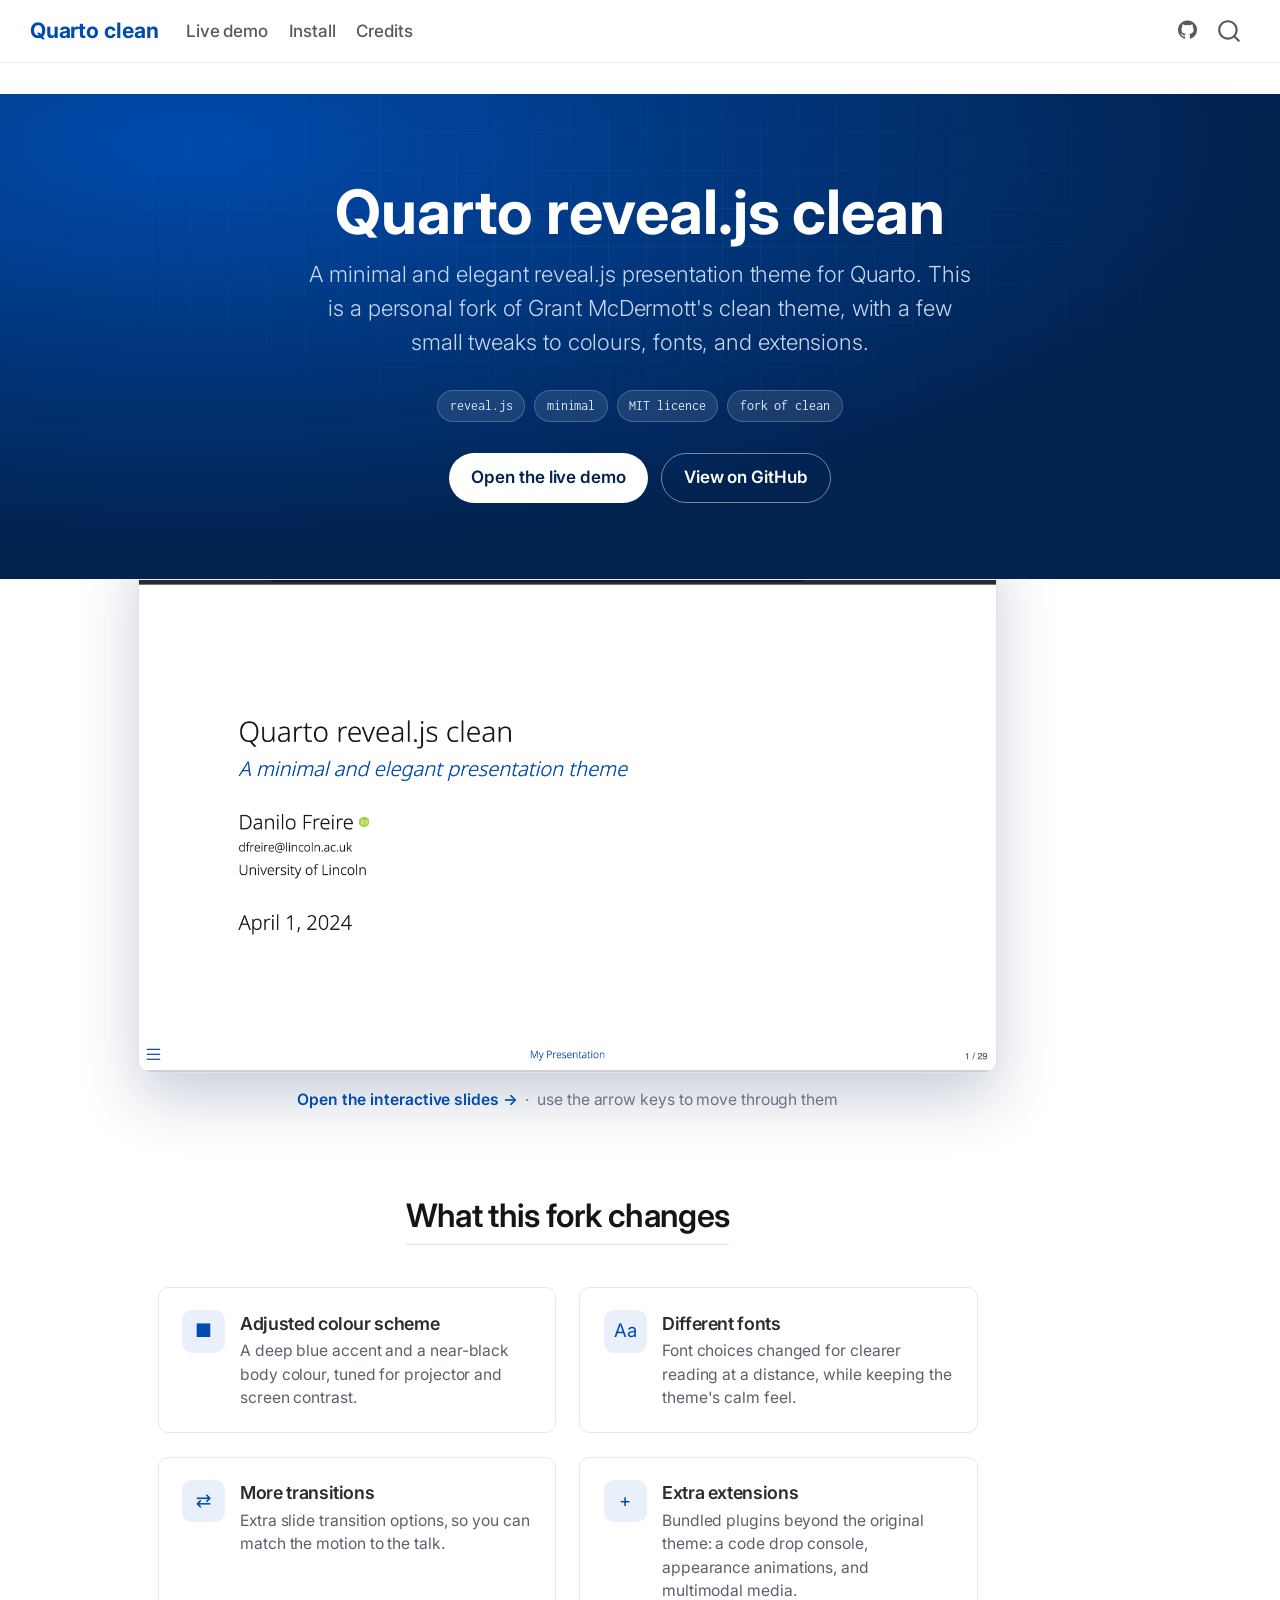
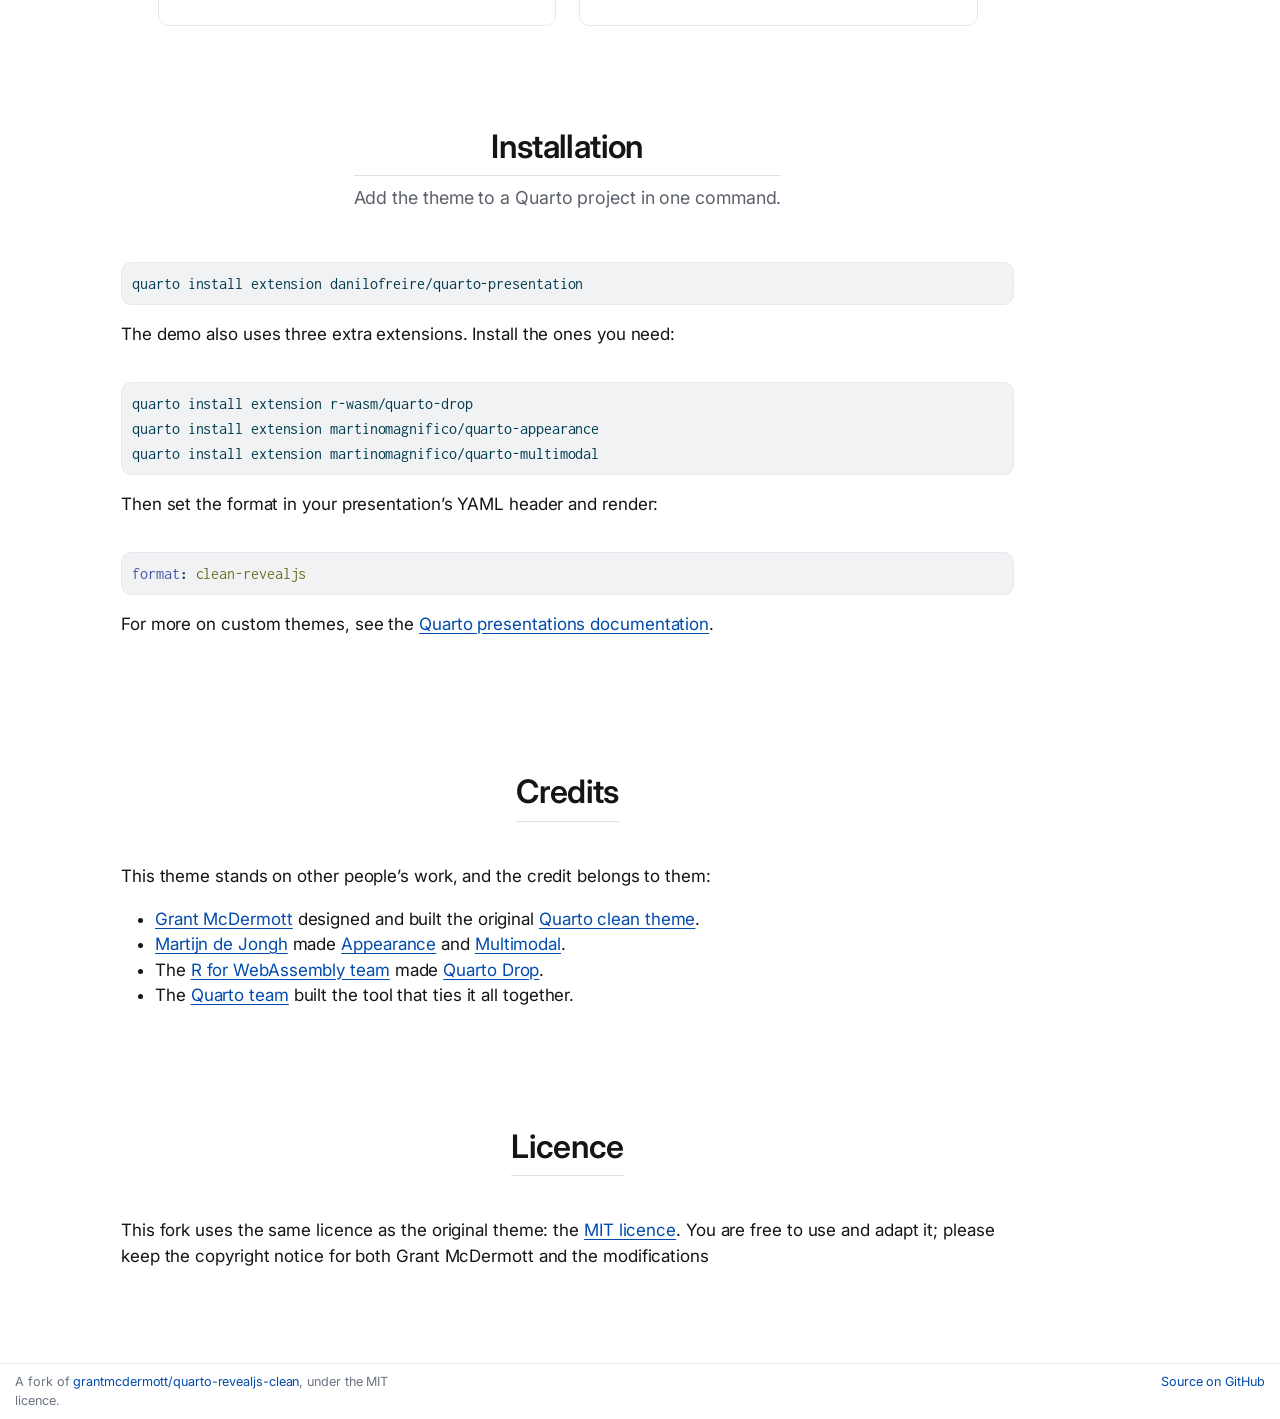
<file: docs/index.html>
<!DOCTYPE html>
<html xmlns="http://www.w3.org/1999/xhtml" lang="en-GB" xml:lang="en-GB"><head>

<meta charset="utf-8">
<meta name="generator" content="quarto-1.9.38">

<meta name="viewport" content="width=device-width, initial-scale=1.0, user-scalable=yes">

<meta name="description" content="A minimal and elegant reveal.js presentation theme for Quarto, forked from Grant McDermott’s clean theme.">

<title>Quarto clean — a minimal reveal.js presentation theme – Quarto clean</title>
<style>
/* Default styles provided by pandoc.
** See https://pandoc.org/MANUAL.html#variables-for-html for config info.
*/
code{white-space: pre-wrap;}
span.smallcaps{font-variant: small-caps;}
div.columns{display: flex; gap: min(4vw, 1.5em);}
div.column{flex: auto; overflow-x: auto;}
div.hanging-indent{margin-left: 1.5em; text-indent: -1.5em;}
ul.task-list{list-style: none;}
ul.task-list li input[type="checkbox"] {
  width: 0.8em;
  margin: 0 0.8em 0.2em -1em; /* quarto-specific, see https://github.com/quarto-dev/quarto-cli/issues/4556 */ 
  vertical-align: middle;
}
/* CSS for syntax highlighting */
html { -webkit-text-size-adjust: 100%; }
pre > code.sourceCode { white-space: pre; position: relative; }
pre > code.sourceCode > span { display: inline-block; line-height: 1.25; }
pre > code.sourceCode > span:empty { height: 1.2em; }
.sourceCode { overflow: visible; }
code.sourceCode > span { color: inherit; text-decoration: inherit; }
div.sourceCode { margin: 1em 0; }
pre.sourceCode { margin: 0; }
@media screen {
div.sourceCode { overflow: auto; }
}
@media print {
pre > code.sourceCode { white-space: pre-wrap; }
pre > code.sourceCode > span { text-indent: -5em; padding-left: 5em; }
}
pre.numberSource code
  { counter-reset: source-line 0; }
pre.numberSource code > span
  { position: relative; left: -4em; counter-increment: source-line; }
pre.numberSource code > span > a:first-child::before
  { content: counter(source-line);
    position: relative; left: -1em; text-align: right; vertical-align: baseline;
    border: none; display: inline-block;
    -webkit-touch-callout: none; -webkit-user-select: none;
    -khtml-user-select: none; -moz-user-select: none;
    -ms-user-select: none; user-select: none;
    padding: 0 4px; width: 4em;
  }
pre.numberSource { margin-left: 3em;  padding-left: 4px; }
div.sourceCode
  {   }
@media screen {
pre > code.sourceCode > span > a:first-child::before { text-decoration: underline; }
}
</style>


<script src="site_libs/quarto-nav/quarto-nav.js"></script>
<script src="site_libs/clipboard/clipboard.min.js"></script>
<script src="site_libs/quarto-search/autocomplete.umd.js"></script>
<script src="site_libs/quarto-search/fuse.min.js"></script>
<script src="site_libs/quarto-search/quarto-search.js"></script>
<meta name="quarto:offset" content="./">
<link href="./assets/favicon.svg" rel="icon" type="image/svg+xml">
<script src="site_libs/quarto-html/quarto.js" type="module"></script>
<script src="site_libs/quarto-html/tabsets/tabsets.js" type="module"></script>
<script src="site_libs/quarto-html/popper.min.js"></script>
<script src="site_libs/quarto-html/tippy.umd.min.js"></script>
<link href="site_libs/quarto-html/tippy.css" rel="stylesheet">
<link href="site_libs/quarto-html/quarto-syntax-highlighting-dd37d0a8bb0457c4b2b9efae32d4caf3.css" rel="stylesheet" id="quarto-text-highlighting-styles">
<script src="site_libs/bootstrap/bootstrap.min.js"></script>
<link href="site_libs/bootstrap/bootstrap-icons.css" rel="stylesheet">
<link href="site_libs/bootstrap/bootstrap-fd4fc497396231ee96d00327178a88e7.min.css" rel="stylesheet" append-hash="true" id="quarto-bootstrap" data-mode="light">
<script id="quarto-search-options" type="application/json">{
  "location": "navbar",
  "copy-button": false,
  "collapse-after": 3,
  "panel-placement": "end",
  "type": "overlay",
  "limit": 50,
  "keyboard-shortcut": [
    "f",
    "/",
    "s"
  ],
  "show-item-context": false,
  "language": {
    "search-no-results-text": "No results",
    "search-matching-documents-text": "matching documents",
    "search-copy-link-title": "Copy link to search",
    "search-hide-matches-text": "Hide additional matches",
    "search-more-match-text": "more match in this document",
    "search-more-matches-text": "more matches in this document",
    "search-clear-button-title": "Clear",
    "search-text-placeholder": "",
    "search-detached-cancel-button-title": "Cancel",
    "search-submit-button-title": "Submit",
    "search-label": "Search"
  }
}</script>


<meta property="og:title" content="Quarto clean — a minimal reveal.js presentation theme">
<meta property="og:description" content="A minimal and elegant reveal.js presentation theme for Quarto, forked from Grant McDermott’s clean theme.">
<meta property="og:image" content="https://danilofreire.github.io/quarto-presentation/screenshot.png">
<meta property="og:site_name" content="Quarto clean">
<meta property="og:image:alt" content="Title slide of the clean presentation theme">
<meta property="og:image:height" content="1736">
<meta property="og:image:width" content="3024">
</head>

<body class="nav-fixed quarto-light">

<div id="quarto-search-results"></div>
  <header id="quarto-header" class="headroom fixed-top">
    <nav class="navbar navbar-expand-lg " data-bs-theme="dark">
      <div class="navbar-container container-fluid">
      <div class="navbar-brand-container mx-auto">
    <a class="navbar-brand" href="./index.html">
    <span class="navbar-title">Quarto clean</span>
    </a>
  </div>
            <div id="quarto-search" class="" title="Search"></div>
          <button class="navbar-toggler" type="button" data-bs-toggle="collapse" data-bs-target="#navbarCollapse" aria-controls="navbarCollapse" role="menu" aria-expanded="false" aria-label="Toggle navigation" onclick="if (window.quartoToggleHeadroom) { window.quartoToggleHeadroom(); }">
  <span class="navbar-toggler-icon"></span>
</button>
          <div class="collapse navbar-collapse" id="navbarCollapse">
            <ul class="navbar-nav navbar-nav-scroll me-auto">
  <li class="nav-item">
    <a class="nav-link" href="./quarto-presentation.html"> 
<span class="menu-text">Live demo</span></a>
  </li>  
  <li class="nav-item">
    <a class="nav-link" href="./index.html#install"> 
<span class="menu-text">Install</span></a>
  </li>  
  <li class="nav-item">
    <a class="nav-link" href="./index.html#credits"> 
<span class="menu-text">Credits</span></a>
  </li>  
</ul>
            <ul class="navbar-nav navbar-nav-scroll ms-auto">
  <li class="nav-item compact">
    <a class="nav-link" href="https://github.com/danilofreire/quarto-presentation"> <i class="bi bi-github" role="img" aria-label="GitHub repository">
</i> 
<span class="menu-text"></span></a>
  </li>  
</ul>
          </div> <!-- /navcollapse -->
            <div class="quarto-navbar-tools">
</div>
      </div> <!-- /container-fluid -->
    </nav>
</header>
<!-- content -->
<div id="quarto-content" class="quarto-container page-columns page-rows-contents page-layout-full page-navbar">
<!-- sidebar -->
<!-- margin-sidebar -->
    
<!-- main -->
<main class="content page-columns page-full column-body" id="quarto-document-content"><header id="title-block-header" class="quarto-title-block"></header>




<div class="column-screen">
<div class="hero">
  <div class="hero-inner">
    <div class="hero-title">Quarto reveal.js clean</div>
    <p class="lead">A minimal and elegant reveal.js presentation theme for Quarto. This is a personal fork of Grant McDermott's clean theme, with a few small tweaks to colours, fonts, and extensions.</p>
    <div class="badges">
      <span class="badge-pill">reveal.js</span>
      <span class="badge-pill">minimal</span>
      <span class="badge-pill">MIT licence</span>
      <span class="badge-pill">fork of clean</span>
    </div>
    <div class="hero-actions">
      <a class="btn-hero primary" href="quarto-presentation.html">Open the live demo</a>
      <a class="btn-hero ghost" href="https://github.com/danilofreire/quarto-presentation">View on GitHub</a>
    </div>
  </div>
</div>
</div>
<div class="demo-wrap">
  <a class="demo-frame" href="quarto-presentation.html" aria-label="Open the interactive slides">
    <div class="demo-bar">
      <span class="dot"></span><span class="dot"></span><span class="dot"></span>
      <span class="label">quarto-presentation.html</span>
    </div>
    <img src="screenshot.png" alt="Title slide of the clean presentation theme">
  </a>
  <p class="demo-caption"><a href="quarto-presentation.html">Open the interactive slides →</a> &nbsp;·&nbsp; use the arrow keys to move through them</p>
</div>
<section id="what-this-fork-changes" class="level2 section-head">
<h2 data-anchor-id="what-this-fork-changes">What this fork changes</h2>
</section>
<div class="feature-grid">
  <div class="feature">
    <div class="ico">■</div>
    <div>
      <h3>Adjusted colour scheme</h3>
      <p>A deep blue accent and a near-black body colour, tuned for projector and screen contrast.</p>
    </div>
  </div>
  <div class="feature">
    <div class="ico">Aa</div>
    <div>
      <h3>Different fonts</h3>
      <p>Font choices changed for clearer reading at a distance, while keeping the theme's calm feel.</p>
    </div>
  </div>
  <div class="feature">
    <div class="ico">⇄</div>
    <div>
      <h3>More transitions</h3>
      <p>Extra slide transition options, so you can match the motion to the talk.</p>
    </div>
  </div>
  <div class="feature">
    <div class="ico">+</div>
    <div>
      <h3>Extra extensions</h3>
      <p>Bundled plugins beyond the original theme: a code drop console, appearance animations, and multimodal media.</p>
    </div>
  </div>
</div>
<section id="install" class="level2 section-head">
<h2 data-anchor-id="install">Installation</h2>
<p>Add the theme to a Quarto project in one command.</p>
</section>
<div class="code-copy-outer-scaffold"><div class="sourceCode" id="cb1"><pre class="sourceCode bash code-with-copy"><code class="sourceCode bash"><span id="cb1-1"><a href="#cb1-1" aria-hidden="true" tabindex="-1"></a><span class="ex">quarto</span> install extension danilofreire/quarto-presentation</span></code></pre></div><button title="Copy to Clipboard" class="code-copy-button"><i class="bi"></i></button></div>
<p>The demo also uses three extra extensions. Install the ones you need:</p>
<div class="code-copy-outer-scaffold"><div class="sourceCode" id="cb2"><pre class="sourceCode bash code-with-copy"><code class="sourceCode bash"><span id="cb2-1"><a href="#cb2-1" aria-hidden="true" tabindex="-1"></a><span class="ex">quarto</span> install extension r-wasm/quarto-drop</span>
<span id="cb2-2"><a href="#cb2-2" aria-hidden="true" tabindex="-1"></a><span class="ex">quarto</span> install extension martinomagnifico/quarto-appearance</span>
<span id="cb2-3"><a href="#cb2-3" aria-hidden="true" tabindex="-1"></a><span class="ex">quarto</span> install extension martinomagnifico/quarto-multimodal</span></code></pre></div><button title="Copy to Clipboard" class="code-copy-button"><i class="bi"></i></button></div>
<p>Then set the format in your presentation’s YAML header and render:</p>
<div class="code-copy-outer-scaffold"><div class="sourceCode" id="cb3"><pre class="sourceCode yaml code-with-copy"><code class="sourceCode yaml"><span id="cb3-1"><a href="#cb3-1" aria-hidden="true" tabindex="-1"></a><span class="fu">format</span><span class="kw">:</span><span class="at"> clean-revealjs</span></span></code></pre></div><button title="Copy to Clipboard" class="code-copy-button"><i class="bi"></i></button></div>
<p>For more on custom themes, see the <a href="https://quarto.org/docs/presentations">Quarto presentations documentation</a>.</p>
<section id="credits" class="level2 section-head">
<h2 data-anchor-id="credits">Credits</h2>
</section>
<p>This theme stands on other people’s work, and the credit belongs to them:</p>
<ul>
<li><a href="https://grantmcdermott.com/">Grant McDermott</a> designed and built the original <a href="https://github.com/grantmcdermott/quarto-revealjs-clean">Quarto clean theme</a>.</li>
<li><a href="https://martinomagnifico.github.io/">Martijn de Jongh</a> made <a href="https://github.com/martinomagnifico/quarto-appearance">Appearance</a> and <a href="https://github.com/Martinomagnifico/quarto-multimodal">Multimodal</a>.</li>
<li>The <a href="https://github.com/r-wasm">R for WebAssembly team</a> made <a href="https://github.com/r-wasm/quarto-drop">Quarto Drop</a>.</li>
<li>The <a href="https://quarto.org/">Quarto team</a> built the tool that ties it all together.</li>
</ul>
<section id="licence" class="level2 section-head">
<h2 data-anchor-id="licence">Licence</h2>
</section>
<p>This fork uses the same licence as the original theme: the <a href="https://github.com/danilofreire/quarto-presentation/blob/main/LICENSE">MIT licence</a>. You are free to use and adapt it; please keep the copyright notice for both Grant McDermott and the modifications</p>



</main> <!-- /main -->
<script id="quarto-html-after-body" type="application/javascript">
  window.document.addEventListener("DOMContentLoaded", function (event) {
    const isCodeAnnotation = (el) => {
      for (const clz of el.classList) {
        if (clz.startsWith('code-annotation-')) {                     
          return true;
        }
      }
      return false;
    }
    const onCopySuccess = function(e) {
      // button target
      const button = e.trigger;
      // don't keep focus
      button.blur();
      // flash "checked"
      button.classList.add('code-copy-button-checked');
      var currentTitle = button.getAttribute("title");
      button.setAttribute("title", "Copied!");
      let tooltip;
      if (window.bootstrap) {
        button.setAttribute("data-bs-toggle", "tooltip");
        button.setAttribute("data-bs-placement", "left");
        button.setAttribute("data-bs-title", "Copied!");
        tooltip = new bootstrap.Tooltip(button, 
          { trigger: "manual", 
            customClass: "code-copy-button-tooltip",
            offset: [0, -8]});
        tooltip.show();    
      }
      setTimeout(function() {
        if (tooltip) {
          tooltip.hide();
          button.removeAttribute("data-bs-title");
          button.removeAttribute("data-bs-toggle");
          button.removeAttribute("data-bs-placement");
        }
        button.setAttribute("title", currentTitle);
        button.classList.remove('code-copy-button-checked');
      }, 1000);
      // clear code selection
      e.clearSelection();
    }
    const getTextToCopy = function(trigger) {
      const outerScaffold = trigger.parentElement.cloneNode(true);
      const codeEl = outerScaffold.querySelector('code');
      for (const childEl of codeEl.children) {
        if (isCodeAnnotation(childEl)) {
          childEl.remove();
        }
      }
      return codeEl.innerText;
    }
    const clipboard = new window.ClipboardJS('.code-copy-button:not([data-in-quarto-modal])', {
      text: getTextToCopy
    });
    clipboard.on('success', onCopySuccess);
    if (window.document.getElementById('quarto-embedded-source-code-modal')) {
      const clipboardModal = new window.ClipboardJS('.code-copy-button[data-in-quarto-modal]', {
        text: getTextToCopy,
        container: window.document.getElementById('quarto-embedded-source-code-modal')
      });
      clipboardModal.on('success', onCopySuccess);
    }
      var localhostRegex = new RegExp(/^(?:http|https):\/\/localhost\:?[0-9]*\//);
      var mailtoRegex = new RegExp(/^mailto:/);
        var filterRegex = new RegExp("https:\/\/danilofreire\.github\.io\/quarto-presentation");
      var isInternal = (href) => {
          return filterRegex.test(href) || localhostRegex.test(href) || mailtoRegex.test(href);
      }
      // Inspect non-navigation links and adorn them if external
     var links = window.document.querySelectorAll('a[href]:not(.nav-link):not(.navbar-brand):not(.toc-action):not(.sidebar-link):not(.sidebar-item-toggle):not(.pagination-link):not(.no-external):not([aria-hidden]):not(.dropdown-item):not(.quarto-navigation-tool):not(.about-link)');
      for (var i=0; i<links.length; i++) {
        const link = links[i];
        if (!isInternal(link.href)) {
          // undo the damage that might have been done by quarto-nav.js in the case of
          // links that we want to consider external
          if (link.dataset.originalHref !== undefined) {
            link.href = link.dataset.originalHref;
          }
            // target, if specified
            link.setAttribute("target", "_blank");
            if (link.getAttribute("rel") === null) {
              link.setAttribute("rel", "noopener");
            }
        }
      }
    function tippyHover(el, contentFn, onTriggerFn, onUntriggerFn) {
      const config = {
        allowHTML: true,
        maxWidth: 500,
        delay: 100,
        arrow: false,
        appendTo: function(el) {
            return el.parentElement;
        },
        interactive: true,
        interactiveBorder: 10,
        theme: 'quarto',
        placement: 'bottom-start',
      };
      if (contentFn) {
        config.content = contentFn;
      }
      if (onTriggerFn) {
        config.onTrigger = onTriggerFn;
      }
      if (onUntriggerFn) {
        config.onUntrigger = onUntriggerFn;
      }
      window.tippy(el, config); 
    }
    const noterefs = window.document.querySelectorAll('a[role="doc-noteref"]');
    for (var i=0; i<noterefs.length; i++) {
      const ref = noterefs[i];
      tippyHover(ref, function() {
        // use id or data attribute instead here
        let href = ref.getAttribute('data-footnote-href') || ref.getAttribute('href');
        try { href = new URL(href).hash; } catch {}
        const id = href.replace(/^#\/?/, "");
        const note = window.document.getElementById(id);
        if (note) {
          return note.innerHTML;
        } else {
          return "";
        }
      });
    }
    const xrefs = window.document.querySelectorAll('a.quarto-xref');
    const processXRef = (id, note) => {
      // Strip column container classes
      const stripColumnClz = (el) => {
        el.classList.remove("page-full", "page-columns");
        if (el.children) {
          for (const child of el.children) {
            stripColumnClz(child);
          }
        }
      }
      stripColumnClz(note)
      if (id === null || id.startsWith('sec-')) {
        // Special case sections, only their first couple elements
        const container = document.createElement("div");
        if (note.children && note.children.length > 2) {
          container.appendChild(note.children[0].cloneNode(true));
          for (let i = 1; i < note.children.length; i++) {
            const child = note.children[i];
            if (child.tagName === "P" && child.innerText === "") {
              continue;
            } else {
              container.appendChild(child.cloneNode(true));
              break;
            }
          }
          if (window.Quarto?.typesetMath) {
            window.Quarto.typesetMath(container);
          }
          return container.innerHTML
        } else {
          if (window.Quarto?.typesetMath) {
            window.Quarto.typesetMath(note);
          }
          return note.innerHTML;
        }
      } else {
        // Remove any anchor links if they are present
        const anchorLink = note.querySelector('a.anchorjs-link');
        if (anchorLink) {
          anchorLink.remove();
        }
        if (window.Quarto?.typesetMath) {
          window.Quarto.typesetMath(note);
        }
        if (note.classList.contains("callout")) {
          return note.outerHTML;
        } else {
          return note.innerHTML;
        }
      }
    }
    for (var i=0; i<xrefs.length; i++) {
      const xref = xrefs[i];
      tippyHover(xref, undefined, function(instance) {
        instance.disable();
        let url = xref.getAttribute('href');
        let hash = undefined; 
        if (url.startsWith('#')) {
          hash = url;
        } else {
          try { hash = new URL(url).hash; } catch {}
        }
        if (hash) {
          const id = hash.replace(/^#\/?/, "");
          const note = window.document.getElementById(id);
          if (note !== null) {
            try {
              const html = processXRef(id, note.cloneNode(true));
              instance.setContent(html);
            } finally {
              instance.enable();
              instance.show();
            }
          } else {
            // See if we can fetch this
            fetch(url.split('#')[0])
            .then(res => res.text())
            .then(html => {
              const parser = new DOMParser();
              const htmlDoc = parser.parseFromString(html, "text/html");
              const note = htmlDoc.getElementById(id);
              if (note !== null) {
                const html = processXRef(id, note);
                instance.setContent(html);
              } 
            }).finally(() => {
              instance.enable();
              instance.show();
            });
          }
        } else {
          // See if we can fetch a full url (with no hash to target)
          // This is a special case and we should probably do some content thinning / targeting
          fetch(url)
          .then(res => res.text())
          .then(html => {
            const parser = new DOMParser();
            const htmlDoc = parser.parseFromString(html, "text/html");
            const note = htmlDoc.querySelector('main.content');
            if (note !== null) {
              // This should only happen for chapter cross references
              // (since there is no id in the URL)
              // remove the first header
              if (note.children.length > 0 && note.children[0].tagName === "HEADER") {
                note.children[0].remove();
              }
              const html = processXRef(null, note);
              instance.setContent(html);
            } 
          }).finally(() => {
            instance.enable();
            instance.show();
          });
        }
      }, function(instance) {
      });
    }
        let selectedAnnoteEl;
        const selectorForAnnotation = ( cell, annotation) => {
          let cellAttr = 'data-code-cell="' + cell + '"';
          let lineAttr = 'data-code-annotation="' +  annotation + '"';
          const selector = 'span[' + cellAttr + '][' + lineAttr + ']';
          return selector;
        }
        const selectCodeLines = (annoteEl) => {
          const doc = window.document;
          const targetCell = annoteEl.getAttribute("data-target-cell");
          const targetAnnotation = annoteEl.getAttribute("data-target-annotation");
          const annoteSpan = window.document.querySelector(selectorForAnnotation(targetCell, targetAnnotation));
          const lines = annoteSpan.getAttribute("data-code-lines").split(",");
          const lineIds = lines.map((line) => {
            return targetCell + "-" + line;
          })
          let top = null;
          let height = null;
          let parent = null;
          if (lineIds.length > 0) {
              //compute the position of the single el (top and bottom and make a div)
              const el = window.document.getElementById(lineIds[0]);
              top = el.offsetTop;
              height = el.offsetHeight;
              parent = el.parentElement.parentElement;
            if (lineIds.length > 1) {
              const lastEl = window.document.getElementById(lineIds[lineIds.length - 1]);
              const bottom = lastEl.offsetTop + lastEl.offsetHeight;
              height = bottom - top;
            }
            if (top !== null && height !== null && parent !== null) {
              // cook up a div (if necessary) and position it 
              let div = window.document.getElementById("code-annotation-line-highlight");
              if (div === null) {
                div = window.document.createElement("div");
                div.setAttribute("id", "code-annotation-line-highlight");
                div.style.position = 'absolute';
                parent.appendChild(div);
              }
              div.style.top = top - 2 + "px";
              div.style.height = height + 4 + "px";
              div.style.left = 0;
              let gutterDiv = window.document.getElementById("code-annotation-line-highlight-gutter");
              if (gutterDiv === null) {
                gutterDiv = window.document.createElement("div");
                gutterDiv.setAttribute("id", "code-annotation-line-highlight-gutter");
                gutterDiv.style.position = 'absolute';
                const codeCell = window.document.getElementById(targetCell);
                const gutter = codeCell.querySelector('.code-annotation-gutter');
                gutter.appendChild(gutterDiv);
              }
              gutterDiv.style.top = top - 2 + "px";
              gutterDiv.style.height = height + 4 + "px";
            }
            selectedAnnoteEl = annoteEl;
          }
        };
        const unselectCodeLines = () => {
          const elementsIds = ["code-annotation-line-highlight", "code-annotation-line-highlight-gutter"];
          elementsIds.forEach((elId) => {
            const div = window.document.getElementById(elId);
            if (div) {
              div.remove();
            }
          });
          selectedAnnoteEl = undefined;
        };
          // Handle positioning of the toggle
      window.addEventListener(
        "resize",
        throttle(() => {
          elRect = undefined;
          if (selectedAnnoteEl) {
            selectCodeLines(selectedAnnoteEl);
          }
        }, 10)
      );
      function throttle(fn, ms) {
      let throttle = false;
      let timer;
        return (...args) => {
          if(!throttle) { // first call gets through
              fn.apply(this, args);
              throttle = true;
          } else { // all the others get throttled
              if(timer) clearTimeout(timer); // cancel #2
              timer = setTimeout(() => {
                fn.apply(this, args);
                timer = throttle = false;
              }, ms);
          }
        };
      }
        // Attach click handler to the DT
        const annoteDls = window.document.querySelectorAll('dt[data-target-cell]');
        for (const annoteDlNode of annoteDls) {
          annoteDlNode.addEventListener('click', (event) => {
            const clickedEl = event.target;
            if (clickedEl !== selectedAnnoteEl) {
              unselectCodeLines();
              const activeEl = window.document.querySelector('dt[data-target-cell].code-annotation-active');
              if (activeEl) {
                activeEl.classList.remove('code-annotation-active');
              }
              selectCodeLines(clickedEl);
              clickedEl.classList.add('code-annotation-active');
            } else {
              // Unselect the line
              unselectCodeLines();
              clickedEl.classList.remove('code-annotation-active');
            }
          });
        }
    const findCites = (el) => {
      const parentEl = el.parentElement;
      if (parentEl) {
        const cites = parentEl.dataset.cites;
        if (cites) {
          return {
            el,
            cites: cites.split(' ')
          };
        } else {
          return findCites(el.parentElement)
        }
      } else {
        return undefined;
      }
    };
    var bibliorefs = window.document.querySelectorAll('a[role="doc-biblioref"]');
    for (var i=0; i<bibliorefs.length; i++) {
      const ref = bibliorefs[i];
      const citeInfo = findCites(ref);
      if (citeInfo) {
        tippyHover(citeInfo.el, function() {
          var popup = window.document.createElement('div');
          citeInfo.cites.forEach(function(cite) {
            var citeDiv = window.document.createElement('div');
            citeDiv.classList.add('hanging-indent');
            citeDiv.classList.add('csl-entry');
            var biblioDiv = window.document.getElementById('ref-' + cite);
            if (biblioDiv) {
              citeDiv.innerHTML = biblioDiv.innerHTML;
            }
            popup.appendChild(citeDiv);
          });
          return popup.innerHTML;
        });
      }
    }
  });
  </script>
</div> <!-- /content -->
<footer class="footer">
  <div class="nav-footer">
    <div class="nav-footer-left">
<p>A fork of <a href="https://github.com/grantmcdermott/quarto-revealjs-clean">grantmcdermott/quarto-revealjs-clean</a>, under the MIT licence.</p>
</div>   
    <div class="nav-footer-center">
      &nbsp;
    </div>
    <div class="nav-footer-right">
<p><a href="https://github.com/danilofreire/quarto-presentation">Source on GitHub</a></p>
</div>
  </div>
</footer>




</body></html>
</file>
<file: docs/site_libs/quarto-html/tippy.css>
.tippy-box[data-animation=fade][data-state=hidden]{opacity:0}[data-tippy-root]{max-width:calc(100vw - 10px)}.tippy-box{position:relative;background-color:#333;color:#fff;border-radius:4px;font-size:14px;line-height:1.4;white-space:normal;outline:0;transition-property:transform,visibility,opacity}.tippy-box[data-placement^=top]>.tippy-arrow{bottom:0}.tippy-box[data-placement^=top]>.tippy-arrow:before{bottom:-7px;left:0;border-width:8px 8px 0;border-top-color:initial;transform-origin:center top}.tippy-box[data-placement^=bottom]>.tippy-arrow{top:0}.tippy-box[data-placement^=bottom]>.tippy-arrow:before{top:-7px;left:0;border-width:0 8px 8px;border-bottom-color:initial;transform-origin:center bottom}.tippy-box[data-placement^=left]>.tippy-arrow{right:0}.tippy-box[data-placement^=left]>.tippy-arrow:before{border-width:8px 0 8px 8px;border-left-color:initial;right:-7px;transform-origin:center left}.tippy-box[data-placement^=right]>.tippy-arrow{left:0}.tippy-box[data-placement^=right]>.tippy-arrow:before{left:-7px;border-width:8px 8px 8px 0;border-right-color:initial;transform-origin:center right}.tippy-box[data-inertia][data-state=visible]{transition-timing-function:cubic-bezier(.54,1.5,.38,1.11)}.tippy-arrow{width:16px;height:16px;color:#333}.tippy-arrow:before{content:"";position:absolute;border-color:transparent;border-style:solid}.tippy-content{position:relative;padding:5px 9px;z-index:1}
</file>
<file: docs/site_libs/quarto-html/quarto-syntax-highlighting-dd37d0a8bb0457c4b2b9efae32d4caf3.css>
/* quarto syntax highlight colors */
:root {
  --quarto-hl-ot-color: #003B4F;
  --quarto-hl-at-color: #657422;
  --quarto-hl-ss-color: #20794D;
  --quarto-hl-an-color: #5E5E5E;
  --quarto-hl-fu-color: #4758AB;
  --quarto-hl-st-color: #20794D;
  --quarto-hl-cf-color: #003B4F;
  --quarto-hl-op-color: #5E5E5E;
  --quarto-hl-er-color: #AD0000;
  --quarto-hl-bn-color: #AD0000;
  --quarto-hl-al-color: #AD0000;
  --quarto-hl-va-color: #111111;
  --quarto-hl-bu-color: inherit;
  --quarto-hl-ex-color: inherit;
  --quarto-hl-pp-color: #AD0000;
  --quarto-hl-in-color: #5E5E5E;
  --quarto-hl-vs-color: #20794D;
  --quarto-hl-wa-color: #5E5E5E;
  --quarto-hl-do-color: #5E5E5E;
  --quarto-hl-im-color: #00769E;
  --quarto-hl-ch-color: #20794D;
  --quarto-hl-dt-color: #AD0000;
  --quarto-hl-fl-color: #AD0000;
  --quarto-hl-co-color: #5E5E5E;
  --quarto-hl-cv-color: #5E5E5E;
  --quarto-hl-cn-color: #8f5902;
  --quarto-hl-sc-color: #5E5E5E;
  --quarto-hl-dv-color: #AD0000;
  --quarto-hl-kw-color: #003B4F;
}

/* other quarto variables */
:root {
  --quarto-font-monospace: "Inconsolata", ui-monospace, SFMono-Regular, Menlo, monospace;
}

/* syntax highlight based on Pandoc's rules */
pre > code.sourceCode > span {
  color: #003B4F;
}

code.sourceCode > span {
  color: #003B4F;
}

div.sourceCode,
div.sourceCode pre.sourceCode {
  color: #003B4F;
}

/* Normal */
code span {
  color: #003B4F;
}

/* Alert */
code span.al {
  color: #AD0000;
  font-style: inherit;
}

/* Annotation */
code span.an {
  color: #5E5E5E;
  font-style: inherit;
}

/* Attribute */
code span.at {
  color: #657422;
  font-style: inherit;
}

/* BaseN */
code span.bn {
  color: #AD0000;
  font-style: inherit;
}

/* BuiltIn */
code span.bu {
  font-style: inherit;
}

/* ControlFlow */
code span.cf {
  color: #003B4F;
  font-weight: bold;
  font-style: inherit;
}

/* Char */
code span.ch {
  color: #20794D;
  font-style: inherit;
}

/* Constant */
code span.cn {
  color: #8f5902;
  font-style: inherit;
}

/* Comment */
code span.co {
  color: #5E5E5E;
  font-style: inherit;
}

/* CommentVar */
code span.cv {
  color: #5E5E5E;
  font-style: italic;
}

/* Documentation */
code span.do {
  color: #5E5E5E;
  font-style: italic;
}

/* DataType */
code span.dt {
  color: #AD0000;
  font-style: inherit;
}

/* DecVal */
code span.dv {
  color: #AD0000;
  font-style: inherit;
}

/* Error */
code span.er {
  color: #AD0000;
  font-style: inherit;
}

/* Extension */
code span.ex {
  font-style: inherit;
}

/* Float */
code span.fl {
  color: #AD0000;
  font-style: inherit;
}

/* Function */
code span.fu {
  color: #4758AB;
  font-style: inherit;
}

/* Import */
code span.im {
  color: #00769E;
  font-style: inherit;
}

/* Information */
code span.in {
  color: #5E5E5E;
  font-style: inherit;
}

/* Keyword */
code span.kw {
  color: #003B4F;
  font-weight: bold;
  font-style: inherit;
}

/* Operator */
code span.op {
  color: #5E5E5E;
  font-style: inherit;
}

/* Other */
code span.ot {
  color: #003B4F;
  font-style: inherit;
}

/* Preprocessor */
code span.pp {
  color: #AD0000;
  font-style: inherit;
}

/* SpecialChar */
code span.sc {
  color: #5E5E5E;
  font-style: inherit;
}

/* SpecialString */
code span.ss {
  color: #20794D;
  font-style: inherit;
}

/* String */
code span.st {
  color: #20794D;
  font-style: inherit;
}

/* Variable */
code span.va {
  color: #111111;
  font-style: inherit;
}

/* VerbatimString */
code span.vs {
  color: #20794D;
  font-style: inherit;
}

/* Warning */
code span.wa {
  color: #5E5E5E;
  font-style: italic;
}

.prevent-inlining {
  content: "</";
}

/*# sourceMappingURL=c5ef10027e72166c29de86c6c3cdc5be.css.map */
</file>
